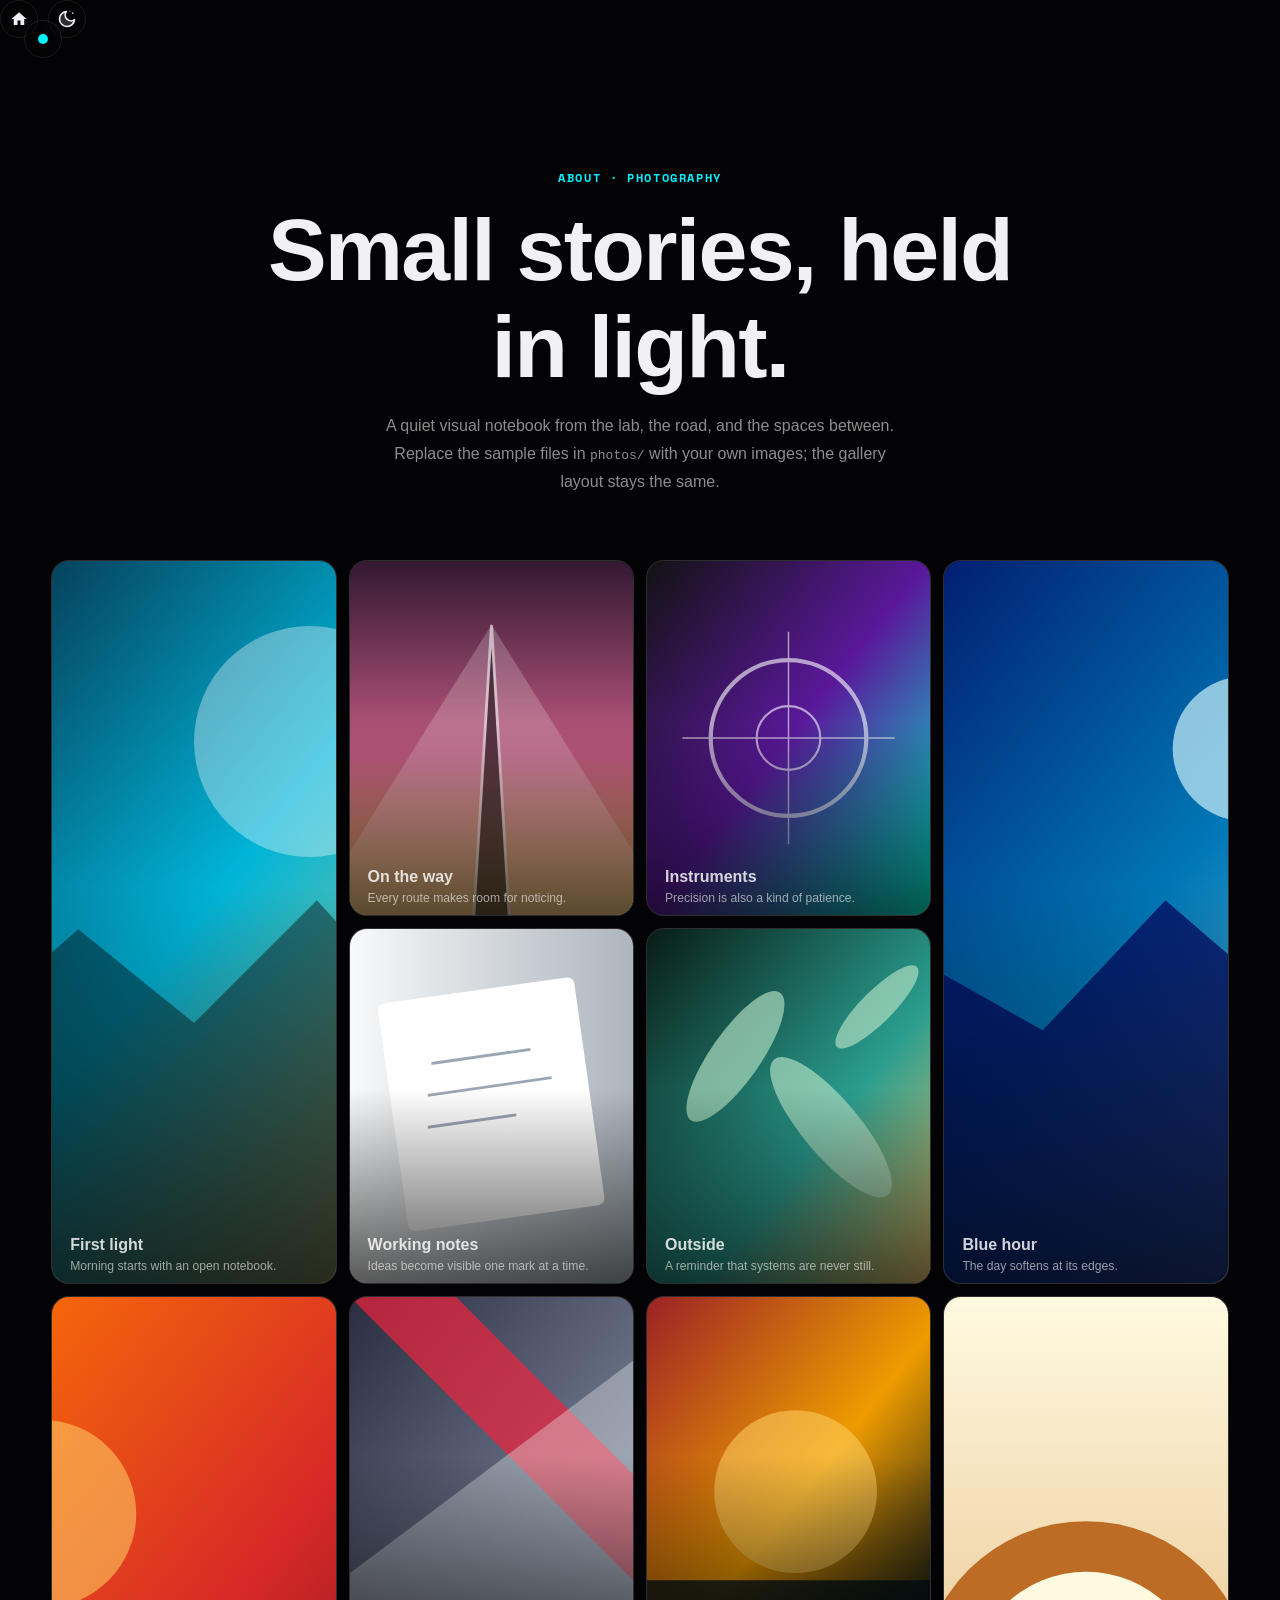
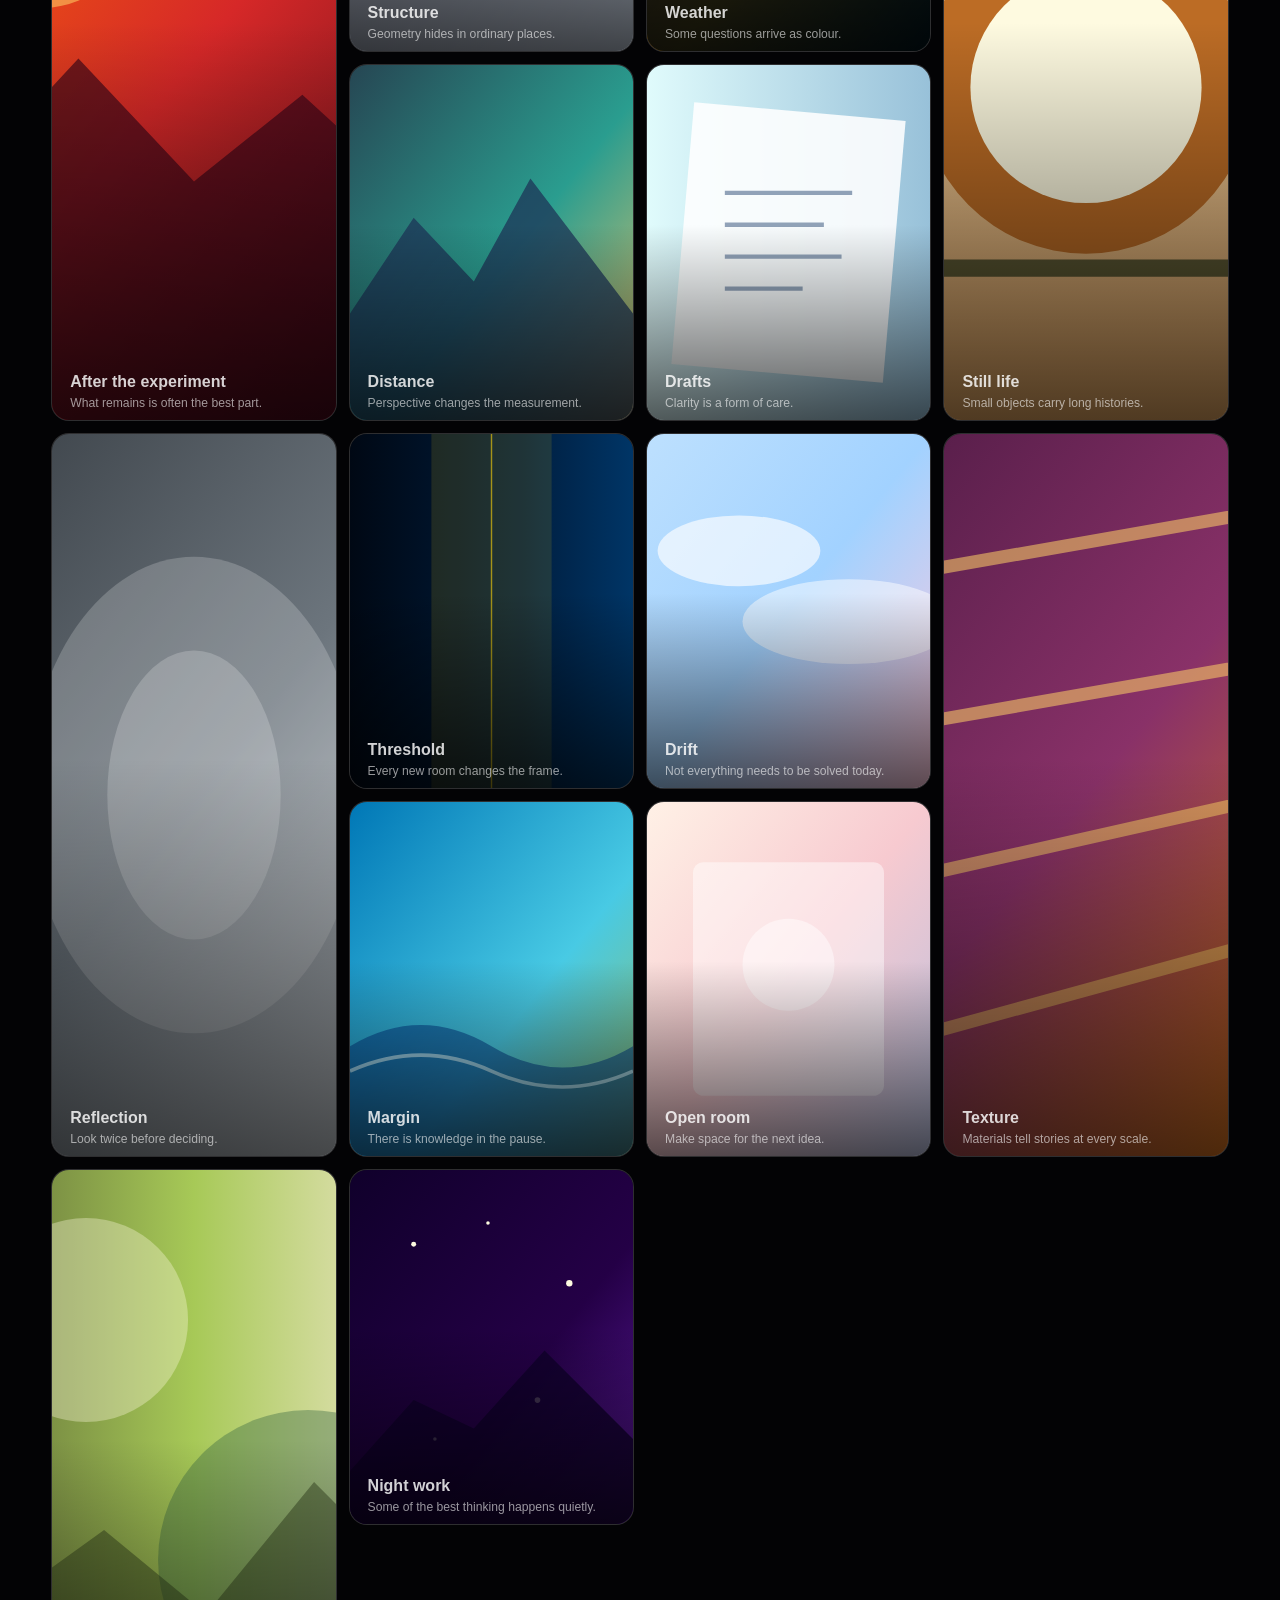
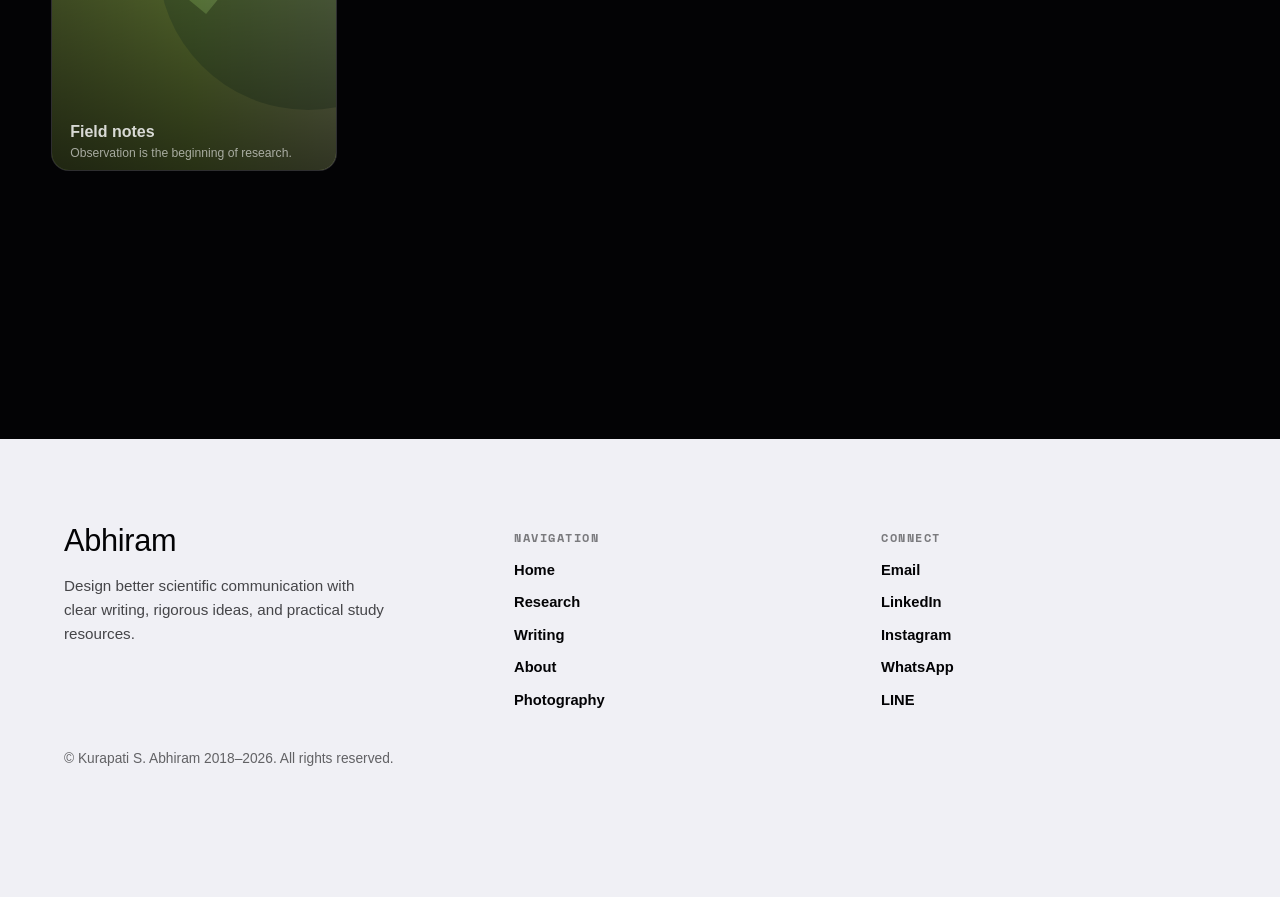
<file: photography.html>
<!DOCTYPE html>
<html lang="en" data-theme="dark">
<head>
  <meta charset="UTF-8">
  <script>
    (function () {
      const saved = localStorage.getItem('themeMode') || 'dark';
      const active = (saved === 'dark' || saved === 'light') ? saved : 'dark';
      document.documentElement.setAttribute('data-theme', active);
    })();
  </script>
  <meta name="viewport" content="width=device-width, initial-scale=1.0">
  <title>Photography · Abhiram</title>
  <link rel="preconnect" href="https://fonts.googleapis.com">
  <link rel="preconnect" href="https://fonts.gstatic.com" crossorigin>
  <link href="https://fonts.googleapis.com/css2?family=Google+Sans:wght@400;500;700&family=Space+Grotesk:wght@400;500;600&family=Space+Mono:wght@400;700&display=swap" rel="stylesheet">
  <link rel="stylesheet" href="assets/style.css">
  <style>
    :root { --bg:#030305; --text-main:#f0f0f5; --text-muted:rgba(255,255,255,.55); --mint:#00f2fe; --card-border:rgba(255,255,255,.1); --card-hover:rgba(255,255,255,.08); --display-font:'Google Sans',sans-serif; }
    [data-theme="light"] { --bg:#f5f6f9; --text-main:#111116; --text-muted:rgba(0,0,0,.55); --mint:#0077b6; --card-border:rgba(0,0,0,.1); --card-hover:rgba(0,0,0,.06); }
    *,*::before,*::after { box-sizing:border-box; }
    html { background:var(--bg); scroll-behavior:smooth; }
    body { margin:0; min-height:100vh; background:var(--bg); color:var(--text-main); font-family:var(--display-font); }
    .photo-page { width:min(1440px,100%); margin:0 auto; padding:130px clamp(1.2rem,4vw,4rem) 8rem; }
    .photo-hero { max-width:760px; margin:0 auto 4rem; text-align:center; }
    .photo-kicker { color:var(--mint); font:700 .72rem 'Space Mono',monospace; letter-spacing:.14em; text-transform:uppercase; }
    .photo-hero h1 { margin:1rem 0; font-size:clamp(2.5rem,7vw,5.5rem); font-weight:700; letter-spacing:-0.02em; line-height:1.1; }
    .photo-hero p { color:var(--text-muted); line-height:1.75; max-width:58ch; margin:auto; }
    .photo-grid { display:grid; grid-template-columns:repeat(4,minmax(0,1fr)); gap:12px; }
    .photo-card { position:relative; min-height:clamp(180px,23vw,320px); overflow:hidden; border:1px solid var(--card-border); border-radius:18px; background:var(--card-hover); isolation:isolate; animation:photoPulse 7s ease-in-out infinite; animation-delay:var(--delay); }
    .photo-card:nth-child(3n+1) { grid-row:span 2; min-height:clamp(280px,47vw,650px); }
    .photo-card img { width:100%; height:100%; display:block; object-fit:cover; transition:transform .8s cubic-bezier(.32,.72,0,1), filter .8s ease; }
    .photo-card::after { content:''; position:absolute; inset:0; background:linear-gradient(180deg,transparent 45%,rgba(0,0,0,.8)); opacity:.8; pointer-events:none; }
    .photo-story { position:absolute; z-index:1; left:18px; right:18px; bottom:16px; color:#fff; transform:translateY(8px); opacity:.82; transition:transform .45s cubic-bezier(.32,.72,0,1),opacity .45s ease; }
    .photo-story strong { display:block; font-size:1rem; }
    .photo-story span { display:block; margin-top:4px; color:rgba(255,255,255,.72); font-size:.76rem; line-height:1.4; }
    .photo-card:hover img,.photo-card.is-highlighted img { transform:scale(1.06); filter:saturate(1.15) contrast(1.05); }
    .photo-card:hover .photo-story,.photo-card.is-highlighted .photo-story { transform:translateY(0); opacity:1; }
    @keyframes photoPulse { 0%,100% { box-shadow:0 0 0 rgba(0,242,254,0); } 50% { box-shadow:0 0 28px rgba(0,242,254,.14); } }
    @media (max-width:800px) { .photo-grid { grid-template-columns:repeat(2,minmax(0,1fr)); } .photo-card:nth-child(3n+1) { min-height:clamp(240px,65vw,480px); } }
    @media (max-width:480px) { .photo-grid { gap:8px; } .photo-card { border-radius:12px; } }
    @media (prefers-reduced-motion:reduce) { .photo-card { animation:none; } .photo-card img,.photo-story { transition:none; } }
  </style>
  <script>
    (function(){
      const saved = localStorage.getItem('themeMode') || 'dark';
      document.documentElement.setAttribute('data-theme', saved);
    })();
  </script>
</head>
<body>

  <!-- TOP-LEFT LOGO -->
  <a href="index.html" class="top-left-logo" aria-label="Home"></a>

  <!-- TOP-LEFT TOOLS -->
  <div class="top-left-tools">
    <a href="index.html" class="tool-btn home-shortcut" aria-label="Home">
      <svg viewBox="0 0 24 24" width="18" height="18"><path d="M10 20v-6h4v6h5v-8h3L12 3 2 12h3v8z"/></svg>
    </a>
    <button class="tool-btn theme-toggle" id="themeBtn" aria-label="Toggle Light/Dark Mode">
      <div class="icon-wrap">
        <svg class="icon-sun" viewBox="0 0 24 24" fill="none" stroke="currentColor" stroke-width="2" stroke-linecap="round" stroke-linejoin="round">
          <defs>
            <radialGradient id="sunG-photo" cx="50%" cy="50%" r="50%">
              <stop offset="0%" stop-color="#FFD37A"/>
              <stop offset="60%" stop-color="#FF9A3C"/>
              <stop offset="100%" stop-color="#FF6A00"/>
            </radialGradient>
          </defs>
          <g class="sun-rotor">
            <circle cx="12" cy="12" r="4.5" fill="url(#sunG-photo)" stroke="none"/>
            <line x1="12" y1="1.5" x2="12" y2="3.5"/>
            <line x1="12" y1="20.5" x2="12" y2="22.5"/>
            <line x1="4.5" y1="4.5" x2="6" y2="6"/>
            <line x1="18" y1="18" x2="19.5" y2="19.5"/>
            <line x1="1.5" y1="12" x2="3.5" y2="12"/>
            <line x1="20.5" y1="12" x2="22.5" y2="12"/>
            <line x1="4.5" y1="19.5" x2="6" y2="18"/>
            <line x1="18" y1="6" x2="19.5" y2="4.5"/>
          </g>
        </svg>
        <svg class="icon-moon" viewBox="0 0 24 24" fill="none" stroke="currentColor" stroke-width="2" stroke-linecap="round" stroke-linejoin="round">
          <path d="M21 12.79A9 9 0 1 1 11.21 3 7 7 0 0 0 21 12.79z" fill="currentColor" fill-opacity="0.18"/>
          <circle cx="19" cy="5" r="1" fill="currentColor" stroke="none" opacity="0.8"/>
          <circle cx="15.5" cy="2.5" r="0.75" fill="currentColor" stroke="none" opacity="0.6"/>
        </svg>
      </div>
    </button>
  </div>

  <main class="photo-page">
    <header class="photo-hero">
      <span class="photo-kicker">About · Photography</span>
      <h1>Small stories, held in light.</h1>
      <p>A quiet visual notebook from the lab, the road, and the spaces between. Replace the sample files in <code>photos/</code> with your own images; the gallery layout stays the same.</p>
    </header>
    <section class="photo-grid" aria-label="Photography gallery">
      <article class="photo-card" style="--delay:0s"><img src="photos/photo-01.svg" alt="Light through a window"><div class="photo-story"><strong>First light</strong><span>Morning starts with an open notebook.</span></div></article>
      <article class="photo-card" style="--delay:.4s"><img src="photos/photo-02.svg" alt="A quiet path"><div class="photo-story"><strong>On the way</strong><span>Every route makes room for noticing.</span></div></article>
      <article class="photo-card" style="--delay:.8s"><img src="photos/photo-03.svg" alt="Laboratory instruments"><div class="photo-story"><strong>Instruments</strong><span>Precision is also a kind of patience.</span></div></article>
      <article class="photo-card" style="--delay:1.2s"><img src="photos/photo-04.svg" alt="A blue landscape"><div class="photo-story"><strong>Blue hour</strong><span>The day softens at its edges.</span></div></article>
      <article class="photo-card" style="--delay:1.6s"><img src="photos/photo-05.svg" alt="A desk with notes"><div class="photo-story"><strong>Working notes</strong><span>Ideas become visible one mark at a time.</span></div></article>
      <article class="photo-card" style="--delay:2s"><img src="photos/photo-06.svg" alt="Green leaves"><div class="photo-story"><strong>Outside</strong><span>A reminder that systems are never still.</span></div></article>
      <article class="photo-card" style="--delay:2.4s"><img src="photos/photo-07.svg" alt="A warm horizon"><div class="photo-story"><strong>After the experiment</strong><span>What remains is often the best part.</span></div></article>
      <article class="photo-card" style="--delay:2.8s"><img src="photos/photo-08.svg" alt="A geometric shadow"><div class="photo-story"><strong>Structure</strong><span>Geometry hides in ordinary places.</span></div></article>
      <article class="photo-card" style="--delay:3.2s"><img src="photos/photo-09.svg" alt="A red sky"><div class="photo-story"><strong>Weather</strong><span>Some questions arrive as colour.</span></div></article>
      <article class="photo-card" style="--delay:3.6s"><img src="photos/photo-10.svg" alt="A still life"><div class="photo-story"><strong>Still life</strong><span>Small objects carry long histories.</span></div></article>
      <article class="photo-card" style="--delay:4s"><img src="photos/photo-11.svg" alt="A mountain view"><div class="photo-story"><strong>Distance</strong><span>Perspective changes the measurement.</span></div></article>
      <article class="photo-card" style="--delay:4.4s"><img src="photos/photo-12.svg" alt="A notebook page"><div class="photo-story"><strong>Drafts</strong><span>Clarity is a form of care.</span></div></article>
      <article class="photo-card" style="--delay:4.8s"><img src="photos/photo-13.svg" alt="A reflective surface"><div class="photo-story"><strong>Reflection</strong><span>Look twice before deciding.</span></div></article>
      <article class="photo-card" style="--delay:5.2s"><img src="photos/photo-14.svg" alt="A dark corridor"><div class="photo-story"><strong>Threshold</strong><span>Every new room changes the frame.</span></div></article>
      <article class="photo-card" style="--delay:5.6s"><img src="photos/photo-15.svg" alt="A soft cloudscape"><div class="photo-story"><strong>Drift</strong><span>Not everything needs to be solved today.</span></div></article>
      <article class="photo-card" style="--delay:6s"><img src="photos/photo-16.svg" alt="A close view of texture"><div class="photo-story"><strong>Texture</strong><span>Materials tell stories at every scale.</span></div></article>
      <article class="photo-card" style="--delay:6.4s"><img src="photos/photo-17.svg" alt="A calm shoreline"><div class="photo-story"><strong>Margin</strong><span>There is knowledge in the pause.</span></div></article>
      <article class="photo-card" style="--delay:6.8s"><img src="photos/photo-18.svg" alt="A bright room"><div class="photo-story"><strong>Open room</strong><span>Make space for the next idea.</span></div></article>
      <article class="photo-card" style="--delay:7.2s"><img src="photos/photo-19.svg" alt="A field of colour"><div class="photo-story"><strong>Field notes</strong><span>Observation is the beginning of research.</span></div></article>
      <article class="photo-card" style="--delay:7.6s"><img src="photos/photo-20.svg" alt="Night lights"><div class="photo-story"><strong>Night work</strong><span>Some of the best thinking happens quietly.</span></div></article>
    </section>
  </main>
  <footer class="site-footer">
  <div class="site-footer-inner">
    <div class="site-footer-brand">
      <div class="site-footer-mark">Abhiram</div>
      <p class="site-footer-tagline">Design better scientific communication with clear writing, rigorous ideas, and practical study resources.</p>
    </div>

    <div class="site-footer-nav">
      <div class="site-footer-nav-col">
        <span class="site-footer-col-title">Navigation</span>
        <a href="index.html">Home</a>
        <a href="research.html">Research</a>
        <a href="blog-formal.html">Writing</a>
        <a href="about.html">About</a>
        <a href="photography.html">Photography</a>
      </div>
      <div class="site-footer-nav-col">
        <span class="site-footer-col-title">Connect</span>
        <a href="mailto:abhiram.srinivasa@gmail.com">Email</a>
        <a href="https://linkedin.com/in/srinivasaabhiram" target="_blank" rel="noopener noreferrer">LinkedIn</a>
        <a href="https://instagram.com/srinivasa_abhiram" target="_blank" rel="noopener noreferrer">Instagram</a>
        <a href="https://wa.me/886968133572" target="_blank" rel="noopener noreferrer">WhatsApp</a>
        <a href="https://line.me/ti/p/~ks.abhiram" target="_blank" rel="noopener noreferrer">LINE</a>
      </div>
    </div>

    <p class="site-footer-copy">© Kurapati S. Abhiram 2018–2026. All rights reserved.</p>
  </div>
</footer>
  <script>
    const cards = [...document.querySelectorAll('.photo-card')];
    let active = 0;
    if (!window.matchMedia('(prefers-reduced-motion: reduce)').matches) {
      window.setInterval(() => {
        cards[active]?.classList.remove('is-highlighted');
        active = (active + 1) % cards.length;
        cards[active]?.classList.add('is-highlighted');
      }, 2400);
    }
  </script>
  <script src="assets/main.js" defer></script>
</body>
</html>
</file>
<file: assets/style.css>
/* ═══════════════════════════════════════════════════
   APPLE-STYLE MOTION LAYER – assets/style.css
   Only transition / animation / view-transition rules.
   LOCKED: No changes to colours, spacing, typography,
   radii, or layout.
   ═══════════════════════════════════════════════════ */


/* ── CURSOR RESET – restore OS pointer ── */
#cur { display: none !important; }
*, *::before, *::after { cursor: auto; }
a, button, [role="button"], input[type="submit"], input[type="button"],
.tool-btn, .fpill, .filter-pill, .nav-item a, .pub-tag, .entry-tag,
.search-trigger, .search-input, .resource-card, .entry-card,
.top-left-logo { cursor: pointer; }
input[type="text"], input[type="search"], textarea { cursor: text; }

/* ── 1. Page-to-Page Cross-Document View Transitions ── */
@view-transition {
  navigation: auto;
}

/* Persistent shell elements remain fixed in place without layout shifts */
#main-nav-wrapper,
.styles_NavigationWrapper__VKYXQ,
.main-nav {
  view-transition-name: main-nav;
}

.top-left-logo {
  view-transition-name: top-logo;
}

/* Old page: fades out swiftly in ~0.20s without overlapping */
::view-transition-old(root) {
  animation: vt-fade-out 0.20s cubic-bezier(.32,.72,0,1) both;
}

/* New page: fades in swiftly in ~0.25s */
::view-transition-new(root) {
  animation: vt-fade-in 0.25s cubic-bezier(.32,.72,0,1) both;
}

@keyframes vt-fade-out {
  from { opacity: 1; }
  to   { opacity: 0; }
}

@keyframes vt-fade-in {
  from { opacity: 0; }
  to   { opacity: 1; }
}

/* Prevent overlapping of navigation elements, subsection bars, tools, and search during cross-page transitions */
#research-subnav-wrapper,
#writing-subnav,
.top-left-tools,
.top-talk-btn,
.search-container,
.search-dropdown,
.page-hero,
.section-hero {
  view-transition-name: none !important;
}



/* Persistent elements do not flash during cross-document navigation */
::view-transition-old(main-nav),
::view-transition-new(main-nav),
::view-transition-old(top-logo),
::view-transition-new(top-logo) {
  animation: none;
}

/* ── 2. Unified Easing Curve Everywhere: cubic-bezier(.32,.72,0,1) ── */
#main-nav-wrapper .nav-slider,
.styles_NavigationWrapper__VKYXQ .nav-slider,
.main-nav .nav-slider,
#research-subnav-wrapper .subnav-slider,
#writing-subnav .subnav-slider,
.subnav-slider {
  transition-timing-function: cubic-bezier(.32,.72,0,1) !important;
}

#research-subnav-wrapper,
#writing-subnav {
  overflow: hidden;
  isolation: isolate;
  contain: layout paint;
}

#research-subnav-wrapper li,
#writing-subnav li {
  flex: 0 0 auto;
}

/* ── 4. Filter Chips & Tab Switches: View Transition morphing ── */
::view-transition-group(active-pill-indicator) {
  animation-duration: 0.32s;
  animation-timing-function: cubic-bezier(.32,.72,0,1);
}

::view-transition-group(pub-card-reflow) {
  animation-duration: 0.38s;
  animation-timing-function: cubic-bezier(.32,.72,0,1);
}

/* ── 5. In-Page Scroll Reveal: Subtle 12-16px Fade and Rise ── */
.rv {
  opacity: 0;
  transform: translateY(14px);
  transition: opacity 0.65s cubic-bezier(.32,.72,0,1), transform 0.65s cubic-bezier(.32,.72,0,1);
  will-change: opacity, transform;
}

.rv.in {
  opacity: 1;
  transform: translateY(0);
}

/* Once animated, remove transition/delay so hover feels instant */
.rv.revealed {
  transition: none !important;
  transition-delay: 0s !important;
  transform: none;
}

@media (max-width: 700px)@media (max-width: 700px) {
  .top-left-tools {
    gap: 10px !important;
  }

  /* Responsive image treatment for the About preview and Let’s Talk panel. */
  .anything-photo {
    max-width: 100%;
  }

  @media (max-width: 1024px) {
    .anything-photo {
      width: 100% !important;
      min-width: 0 !important;
      height: 100% !important;
      margin-left: 0 !important;
      object-position: center !important;
    }
  }

  @media (max-width: 640px) {
    .about-grid {
      grid-template-columns: 1fr !important;
    }

    .about-main-panel {
      padding: 1.4rem !important;
    }

    .about-heading-row {
      grid-template-columns: 1fr !important;
      gap: 1rem;
    }

    .about-main-title,
    .about-main-title .line {
      max-width: 100% !important;
      white-space: normal !important;
    }

    .about-mini-avatar {
      width: min(42vw, 9rem) !important;
      height: min(42vw, 9rem) !important;
      justify-self: start !important;
      margin: 0 !important;
    }

    .about-actions > a {
      width: 100%;
      text-align: center;
    }

    .modal-flex-container {
      width: 100% !important;
      height: 100dvh !important;
      max-height: 100dvh;
      overflow-y: auto;
      padding: 64px 16px 24px !important;
    }

    .contact-schematic {
      gap: 12px !important;
    }

    .figure-single-block {
      min-height: 240px;
    }
  }

}

/* ── 6. Hover Micro-interactions: Cards lift 2-3px, Buttons scale down to 0.97 on active ── */
.card,
.pub-card,
.proj-card,
.stat-box,
.about-list-item,
.update-item,
.contact-option-large,
.ff-card,
.pod-card,
.res-card,
.comm-item {
  transition: transform 0.28s cubic-bezier(.32,.72,0,1), box-shadow 0.28s cubic-bezier(.32,.72,0,1), border-color 0.28s cubic-bezier(.32,.72,0,1) !important;
}

.card:hover,
.pub-card:hover,
.proj-card:hover,
.stat-box:hover,
.about-list-item:hover,
.update-item:hover,
.contact-option-large:hover,
.ff-card:hover,
.pod-card:hover,
.res-card:hover,
.comm-item:hover {
  transform: translateY(-3px) !important;
}

/* Button & chip active press scale */
button:active,
.btn-gradient:active,
.btn-secondary:active,
.pub-link:active,
.filter-pill:active,
.fpill:active,
.tool-btn:active,
.top-talk-btn:active,
.top-left-logo:active,
.close-btn-modal:active,
.transcript-modal-close:active {
  transform: scale(0.97) !important;
  transition: transform 0.12s cubic-bezier(.32,.72,0,1) !important;
}

/* ── 7. Search & Contact Modals: scale 0.96 -> 1 with fade in 0.25s, fade+scale out on close ── */
.modal-overlay,
.transcript-modal {
  opacity: 0;
  visibility: hidden;
  transition: opacity 0.25s cubic-bezier(.32,.72,0,1), visibility 0.25s cubic-bezier(.32,.72,0,1) !important;
}

.modal-overlay.active,
.transcript-modal.open {
  opacity: 1 !important;
  visibility: visible !important;
  display: flex !important;
}

.modal-flex-container,
.transcript-modal-box,
.contact-card-box {
  transform: scale(0.96);
  opacity: 0;
  transition: transform 0.25s cubic-bezier(.32,.72,0,1), opacity 0.25s cubic-bezier(.32,.72,0,1) !important;
  will-change: transform, opacity;
}

.modal-overlay.active .modal-flex-container,
.transcript-modal.open .transcript-modal-box,
.modal-overlay.active .contact-card-box {
  transform: scale(1) !important;
  opacity: 1 !important;
}

.modal-overlay.closing,
.transcript-modal.closing {
  opacity: 0 !important;
  visibility: hidden !important;
}

.modal-overlay.closing .modal-flex-container,
.transcript-modal.closing .transcript-modal-box,
.modal-overlay.closing .contact-card-box {
  transform: scale(0.96) !important;
  opacity: 0 !important;
}

/* Search input expansion */
.search-input {
  transition: width 0.3s cubic-bezier(.32,.72,0,1), border-color 0.2s cubic-bezier(.32,.72,0,1), opacity 0.25s cubic-bezier(.32,.72,0,1);
}

/* ── 8. Respect prefers-reduced-motion ── */
@media (prefers-reduced-motion: reduce) {
  *, *::before, *::after {
    animation-duration: 0.01ms !important;
    animation-iteration-count: 1 !important;
    transition-duration: 0.01ms !important;
    scroll-behavior: auto !important;
  }

  ::view-transition-old(root),
  ::view-transition-new(root),
  ::view-transition-old(main-nav),
  ::view-transition-new(main-nav),
  ::view-transition-old(top-logo),
  ::view-transition-new(top-logo),
  ::view-transition-old(top-tools),
  ::view-transition-new(top-tools),
  ::view-transition-old(top-talk),
  ::view-transition-new(top-talk),
  ::view-transition-old(sub-nav),
  ::view-transition-new(sub-nav) {
    animation: none !important;
  }

  .rv {
    opacity: 1 !important;
    transform: none !important;
    transition: none !important;
  }

  .card:hover,
  .pub-card:hover,
  .proj-card:hover,
  .stat-box:hover,
  .about-list-item:hover,
  .update-item:hover,
  .contact-option-large:hover,
  .ff-card:hover,
  .pod-card:hover,
  .res-card:hover,
  .comm-item:hover,
  button:active,
  .filter-pill:active,
  .tool-btn:active {
    transform: none !important;
  }
}

/* ═══════════════════════════════════════════════════
   UNIFIED FOOTER — Identical size and font across all pages
   Dynamic responsive columns ensuring links are always visible
   ═══════════════════════════════════════════════════ */
.site-footer {
  position: relative !important;
  z-index: 10 !important;
  margin-top: 140px !important;
  background: var(--text-main) !important;
  color: var(--bg) !important;
  padding: 64px 28px 120px !important;
  font-family: 'Google Sans', -apple-system, BlinkMacSystemFont, 'Segoe UI', Roboto, sans-serif !important;
  transition: background 0.5s ease, color 0.5s ease !important;
}
.site-footer-inner {
  max-width: 1200px !important;
  margin: 0 auto !important;
  display: grid !important;
  grid-template-columns: 1fr !important;
  gap: 36px !important;
}
.site-footer-brand {
  display: flex !important;
  flex-direction: column !important;
  gap: 8px !important;
}
.site-footer-mark {
  font-family: 'Google Sans', -apple-system, BlinkMacSystemFont, 'Segoe UI', Roboto, sans-serif !important;
  font-size: clamp(1.6rem, 2.4vw, 2.1rem) !important;
  font-weight: 500 !important;
  letter-spacing: -0.01em !important;
  color: var(--bg) !important;
  line-height: 1.2 !important;
}
.site-footer-tagline {
  font-family: 'Google Sans', -apple-system, BlinkMacSystemFont, 'Segoe UI', Roboto, sans-serif !important;
  color: color-mix(in srgb, var(--bg) 72%, transparent) !important;
  max-width: 38ch !important;
  line-height: 1.6 !important;
  margin-top: 6px !important;
  font-size: 0.95rem !important;
}
.site-footer-nav {
  display: grid !important;
  grid-template-columns: repeat(auto-fit, minmax(130px, 1fr)) !important;
  gap: 24px 32px !important;
  margin-top: 6px !important;
  align-items: start !important;
}
.site-footer-nav-col {
  display: flex !important;
  flex-direction: column !important;
  gap: 12px !important;
  min-width: 120px !important;
}
.site-footer-col-title {
  font-family: 'Space Mono', monospace !important;
  font-size: 0.72rem !important;
  letter-spacing: 1.5px !important;
  text-transform: uppercase !important;
  color: color-mix(in srgb, var(--bg) 50%, transparent) !important;
  font-weight: 700 !important;
  margin-bottom: 2px !important;
}
.site-footer-nav a {
  font-family: 'Google Sans', -apple-system, BlinkMacSystemFont, 'Segoe UI', Roboto, sans-serif !important;
  color: var(--bg) !important;
  text-decoration: none !important;
  font-weight: 600 !important;
  font-size: 0.92rem !important;
  transition: opacity 0.2s, color 0.2s !important;
  display: inline-block !important;
  line-height: 1.4 !important;
}
.site-footer-nav a:hover {
  opacity: 0.65 !important;
}
.site-footer-copy {
  font-family: 'Google Sans', -apple-system, BlinkMacSystemFont, 'Segoe UI', Roboto, sans-serif !important;
  color: color-mix(in srgb, var(--bg) 60%, transparent) !important;
  font-size: 0.86rem !important;
  margin-top: 8px !important;
}
@media (min-width: 720px) {
  .site-footer {
    padding: 84px 64px 118px !important;
  }
  .site-footer-inner {
    grid-template-columns: 1fr minmax(360px, 1.8fr) !important;
    grid-template-rows: auto auto !important;
    column-gap: 60px !important;
    row-gap: 32px !important;
    align-items: start !important;
  }
  .site-footer-copy {
    grid-column: 1 / -1 !important;
  }
}

/* ══════════ UNIFIED SITE-WIDE SEARCH & DROPDOWN ══════════ */
.top-left-logo {
  position: fixed !important;
  top: 20px !important;
  left: 24px !important;
  width: 38px !important;
  height: 38px !important;
  border-radius: 50% !important;
  background: var(--tool-bg) !important;
  border: 1px solid var(--card-border) !important;
  backdrop-filter: blur(12px) !important;
  -webkit-backdrop-filter: blur(12px) !important;
  display: flex !important;
  align-items: center !important;
  justify-content: center !important;
  text-decoration: none !important;
  color: var(--text-main) !important;
  z-index: 9300 !important;
  transition: all 0.25s cubic-bezier(.32,.72,0,1) !important;
}

.top-left-logo::after {
  content: '' !important;
  width: 10px !important;
  height: 10px !important;
  border-radius: 50% !important;
  background: var(--mint) !important;
}

.top-left-logo:hover {
  transform: scale(1.08) !important;
  border-color: var(--mint) !important;
}

.top-left-tools {
  display: flex !important;
  align-items: center !important;
  gap: 10px !important;
  z-index: 9300 !important;
}

.top-left-tools .tool-btn {
  width: 38px !important;
  height: 38px !important;
  min-width: 38px !important;
  border-radius: 50% !important;
  background: var(--tool-bg) !important;
  border: 1px solid var(--card-border) !important;
  backdrop-filter: blur(12px) !important;
  -webkit-backdrop-filter: blur(12px) !important;
  display: inline-flex !important;
  align-items: center !important;
  justify-content: center !important;
  color: var(--text-main) !important;
  cursor: pointer !important;
  padding: 0 !important;
  transition: all 0.22s cubic-bezier(.32,.72,0,1) !important;
  text-decoration: none !important;
  flex-shrink: 0 !important;
  box-sizing: border-box !important;
}

.top-left-tools .tool-btn:hover {
  border-color: var(--mint) !important;
  color: var(--mint) !important;
  transform: translateY(-1px) !important;
}

.top-left-tools .tool-btn svg {
  width: 18px !important;
  height: 18px !important;
  display: block;
}

.top-left-tools .home-shortcut svg {
  fill: currentColor !important;
  stroke: none !important;
}

.top-left-tools .theme-toggle {
  overflow: hidden !important;
  position: relative !important;
}

.top-left-tools .theme-toggle .icon-wrap {
  width: 22px !important;
  height: 22px !important;
  position: relative !important;
  display: flex !important;
  align-items: center !important;
  justify-content: center !important;
}

.top-left-tools .theme-toggle .icon-sun,
.top-left-tools .theme-toggle .icon-moon {
  position: absolute !important;
  top: 50% !important;
  left: 50% !important;
  width: 20px !important;
  height: 20px !important;
  display: block !important;
  transform-box: fill-box !important;
  transform-origin: center center !important;
  transition: opacity 0.35s cubic-bezier(.32,.72,0,1), transform 0.45s cubic-bezier(.32,.72,0,1), visibility 0.35s !important;
  pointer-events: none !important;
}

.top-left-tools .theme-toggle .sun-rotor {
  transform-box: fill-box !important;
  transform-origin: center center !important;
  animation: sunSpin 14s linear infinite !important;
}

@keyframes sunSpin {
  from { transform: rotate(0deg); }
  to   { transform: rotate(360deg); }
}

html[data-theme="dark"] .top-left-tools .theme-toggle .icon-sun {
  opacity: 0 !important;
  transform: translate(-50%, -50%) scale(0.5) rotate(-60deg) !important;
  visibility: hidden !important;
}
html[data-theme="dark"] .top-left-tools .theme-toggle .icon-moon {
  opacity: 1 !important;
  transform: translate(-50%, -50%) scale(1) rotate(0deg) !important;
  visibility: visible !important;
}

html[data-theme="light"] .top-left-tools .theme-toggle .icon-sun {
  opacity: 1 !important;
  transform: translate(-50%, -50%) scale(1) rotate(0deg) !important;
  visibility: visible !important;
}
html[data-theme="light"] .top-left-tools .theme-toggle .icon-moon {
  opacity: 0 !important;
  transform: translate(-50%, -50%) scale(0.5) rotate(60deg) !important;
  visibility: hidden !important;
}

.search-container {
  position: relative !important;
  display: flex !important;
  align-items: center !important;
  width: auto !important;
  flex-shrink: 0 !important;
}

.search-trigger {
  position: absolute !important;
  left: 0 !important;
  top: 50% !important;
  transform: translateY(-50%) !important;
  width: 38px !important;
  height: 38px !important;
  border-radius: 50% !important;
  background: transparent !important;
  border: none !important;
  display: flex !important;
  align-items: center !important;
  justify-content: center !important;
  color: var(--text-main) !important;
  cursor: pointer !important;
  transition: color 0.22s ease !important;
  padding: 0 !important;
  z-index: 3 !important;
  pointer-events: none !important;
}

.search-trigger svg {
  width: 18px !important;
  height: 18px !important;
  fill: none !important;
  stroke: currentColor !important;
  stroke-width: 2 !important;
}

.search-container:hover .search-trigger,
.search-container:focus-within .search-trigger {
  color: var(--mint) !important;
}

.search-input {
  width: 38px !important;
  height: 38px !important;
  border-radius: 999px !important;
  background: var(--tool-bg) !important;
  border: 1px solid var(--card-border) !important;
  backdrop-filter: blur(16px) !important;
  -webkit-backdrop-filter: blur(16px) !important;
  color: var(--nav-text) !important;
  font-family: 'Google Sans', sans-serif !important;
  font-size: 0.88rem !important;
  font-weight: 500 !important;
  outline: none !important;
  padding: 0 0 0 38px !important;
  cursor: pointer !important;
  box-sizing: border-box !important;
  transition: width 0.32s cubic-bezier(.32,.72,0,1), background 0.25s ease, border-color 0.25s ease, box-shadow 0.25s ease !important;
  z-index: 1 !important;
}

.search-input::placeholder {
  color: transparent !important;
  transition: color 0.2s ease !important;
}

.search-container.active .search-input,
.search-container:focus-within .search-input,
.search-input:focus,
.search-input:not(:placeholder-shown) {
  width: min(240px, calc(100vw - 190px)) !important;
  padding-left: 38px !important;
  padding-right: 14px !important;
  cursor: text !important;
  background: var(--nav-bg) !important;
  color: var(--nav-text) !important;
  border-color: var(--mint) !important;
  box-shadow: 0 4px 20px rgba(0, 242, 254, 0.15) !important;
}

.search-container.active .search-input::placeholder,
.search-container:focus-within .search-input::placeholder,
.search-input:focus::placeholder,
.search-input:not(:placeholder-shown)::placeholder {
  color: color-mix(in srgb, var(--nav-text) 50%, transparent) !important;
}

/* Hide any legacy up/down search navigation */
.search-nav,
.search-up,
.search-down {
  display: none !important;
}

.search-dropdown {
  position: absolute !important;
  top: calc(100% + 8px) !important;
  left: 0 !important;
  width: min(90vw, 360px) !important;
  max-height: 380px !important;
  overflow-y: auto !important;
  background: var(--nav-bg) !important;
  border: 1px solid var(--card-border) !important;
  border-radius: 16px !important;
  box-shadow: 0 18px 45px rgba(0,0,0,0.32) !important;
  backdrop-filter: blur(28px) saturate(180%) !important;
  -webkit-backdrop-filter: blur(28px) saturate(180%) !important;
  display: none;
  flex-direction: column !important;
  padding: 6px !important;
  z-index: 999999 !important;
}

.search-dropdown.open {
  display: flex !important;
  animation: searchDropIn 0.22s cubic-bezier(.32,.72,0,1) forwards;
}

@keyframes searchDropIn {
  from { opacity: 0; transform: translateY(-6px); }
  to   { opacity: 1; transform: translateY(0); }
}

.search-dropdown-item {
  display: flex !important;
  flex-direction: column !important;
  padding: 9px 12px !important;
  border-radius: 10px !important;
  text-decoration: none !important;
  color: var(--nav-text) !important;
  transition: background 0.16s ease, transform 0.16s ease !important;
  cursor: pointer !important;
  border: 1px solid transparent !important;
  gap: 2px !important;
}

.search-dropdown-item:hover,
.search-dropdown-item.focused {
  background: color-mix(in srgb, var(--nav-text) 10%, transparent) !important;
  border-color: color-mix(in srgb, var(--nav-text) 15%, transparent) !important;
  transform: translateX(2px) !important;
}

.search-item-top {
  display: flex !important;
  align-items: center !important;
  justify-content: space-between !important;
  gap: 8px !important;
}

.search-item-title {
  font-size: 0.9rem !important;
  font-weight: 600 !important;
  color: var(--nav-text) !important;
  line-height: 1.3 !important;
}

.search-item-badge {
  font-family: 'Space Mono', monospace !important;
  font-size: 0.68rem !important;
  letter-spacing: 0.5px !important;
  text-transform: uppercase !important;
  color: var(--mint) !important;
  font-weight: 700 !important;
  padding: 2px 7px !important;
  border-radius: 6px !important;
  background: rgba(0,242,254,0.12) !important;
  flex-shrink: 0 !important;
}

.search-item-desc {
  font-size: 0.78rem !important;
  color: color-mix(in srgb, var(--nav-text) 65%, transparent) !important;
  line-height: 1.4 !important;
  white-space: nowrap !important;
  overflow: hidden !important;
  text-overflow: ellipsis !important;
}

.search-no-results {
  padding: 16px !important;
  text-align: center !important;
  color: color-mix(in srgb, var(--nav-text) 60%, transparent) !important;
  font-size: 0.85rem !important;
}

/* ══════════ LINE BUTTON IN LET'S TALK MODAL ══════════ */
.line-btn {
  background: rgba(6, 199, 85, 0.22) !important;
  border: 1px solid rgba(6, 199, 85, 0.5) !important;
  border-radius: 14px;
  padding: 12px 16px;
  cursor: pointer;
  transition: all 0.35s ease;
}
.line-btn:hover {
  background: #06c755 !important;
  border-color: #06c755 !important;
  box-shadow: 0 12px 30px rgba(6, 199, 85, 0.45) !important;
  transform: translateY(-2px);
}
.line-btn:hover div {
  color: #ffffff !important;
}

/* ══════════ SUB-PAGE SMOOTH TRANSITIONS ══════════ */
.writing-section,
.research-section {
  display: none;
  opacity: 0;
  transform: translateY(8px);
  transition: opacity 0.35s cubic-bezier(.32,.72,0,1), transform 0.35s cubic-bezier(.32,.72,0,1);
}

.writing-section.active,
.research-section.active {
  display: block !important;
  opacity: 1 !important;
  transform: translateY(0) !important;
  animation: subpageSlideUp 0.35s cubic-bezier(.32,.72,0,1) forwards;
}

.section-hero {
  display: none;
  opacity: 0;
  transition: opacity 0.4s cubic-bezier(.32,.72,0,1);
}

.section-hero.active {
  display: block !important;
  opacity: 1 !important;
  animation: heroCrossFade 0.4s cubic-bezier(.32,.72,0,1) forwards;
}

@keyframes subpageSlideUp {
  from {
    opacity: 0;
    transform: translateY(10px);
  }
  to {
    opacity: 1;
    transform: translateY(0);
  }
}

@keyframes heroCrossFade {
  from {
    opacity: 0;
    filter: brightness(0.95);
  }
  to {
    opacity: 1;
    filter: brightness(1);
  }
}

/* ══════════ CLICKABLE TAGS & LABELS ══════════ */
.entry-tag,
.pub-tag,
.section-label {
  cursor: pointer !important;
  user-select: none;
  transition: all 0.22s cubic-bezier(.32,.72,0,1) !important;
}

.entry-tag:hover,
.pub-tag:hover {
  transform: translateY(-1px) scale(1.05);
  filter: brightness(1.2);
  text-decoration: underline;
  text-underline-offset: 3px;
}

.entry-tag:active,
.pub-tag:active {
  transform: scale(0.95);
}

.filter-pill,
.fpill {
  cursor: pointer !important;
  user-select: none;
  transition: all 0.25s cubic-bezier(.32,.72,0,1) !important;
}

/* Smooth card transitions during filtering */
.entry-card,
.commentary-card,
.resource-card,
.pub-card,
.resource-section-group {
  transition: opacity 0.3s cubic-bezier(.32,.72,0,1), transform 0.3s cubic-bezier(.32,.72,0,1), border-color 0.25s ease !important;
}

/* ══════════ MINIMAL RESOURCE CARDS ══════════ */
.resource-grid {
  display: grid;
  grid-template-columns: repeat(auto-fill, minmax(280px, 1fr)) !important;
  gap: 0.85rem !important;
}

.resource-card {
  padding: 1rem 1.25rem !important;
  background: var(--card-bg) !important;
  border: 1px solid var(--card-border) !important;
  border-radius: 14px !important;
  text-decoration: none !important;
  color: inherit !important;
  display: flex !important;
  flex-direction: row !important;
  align-items: center !important;
  gap: 1rem !important;
  transition: border-color .22s cubic-bezier(.32,.72,0,1), transform .22s cubic-bezier(.32,.72,0,1), box-shadow .22s cubic-bezier(.32,.72,0,1), background .22s !important;
  position: relative !important;
  overflow: hidden !important;
}

.resource-card:hover {
  border-color: var(--mint) !important;
  transform: translateY(-2px) !important;
  box-shadow: 0 6px 20px rgba(0,0,0,0.06) !important;
}

.resource-card .resource-icon {
  font-size: 1.35rem !important;
  line-height: 1 !important;
  width: 42px !important;
  height: 42px !important;
  flex-shrink: 0 !important;
  display: flex !important;
  align-items: center !important;
  justify-content: center !important;
  border-radius: 11px !important;
  background: var(--tool-bg) !important;
  border: 1px solid var(--card-border) !important;
}

.resource-card .resource-title {
  font-family: var(--display-font) !important;
  font-size: 0.94rem !important;
  font-weight: 500 !important;
  color: var(--text-main) !important;
  line-height: 1.35 !important;
  flex: 1 !important;
  margin: 0 !important;
}

.resource-card .resource-pdf-link {
  font-family: 'Space Mono', monospace !important;
  font-size: 0.85rem !important;
  color: var(--text-muted) !important;
  opacity: 0.55 !important;
  transition: opacity 0.2s, transform 0.2s, color 0.2s !important;
  flex-shrink: 0 !important;
  margin-left: auto !important;
}

.resource-card:hover .resource-pdf-link {
  opacity: 1 !important;
  transform: translate(2px, -2px) !important;
  color: var(--mint) !important;
}

/* ══════════ ABOUT PAGE PHOTO CAROUSEL ══════════ */
.about-carousel-container {
  position: relative;
  width: 100%;
  max-width: 1060px;
  margin: 2.5rem auto 3.5rem;
  padding: 1.5rem 0 2.5rem;
  overflow: hidden;
  perspective: 1200px;
}

.about-carousel-stage {
  position: relative;
  width: 100%;
  height: 480px;
  display: flex;
  align-items: center;
  justify-content: center;
  transform-style: preserve-3d;
}

.about-card {
  position: absolute;
  width: min(84vw, 420px);
  height: 460px;
  border-radius: 24px;
  background: var(--card-bg);
  border: 1px solid var(--card-border);
  box-shadow: 0 16px 40px rgba(0,0,0,0.12);
  overflow: hidden;
  display: flex;
  flex-direction: column;
  cursor: pointer;
  user-select: none;
  transition: transform 0.55s cubic-bezier(.32,.72,0,1), opacity 0.55s cubic-bezier(.32,.72,0,1), filter 0.55s cubic-bezier(.32,.72,0,1), box-shadow 0.55s cubic-bezier(.32,.72,0,1);
  will-change: transform, opacity;
}

.about-card img {
  width: 100%;
  height: 100%;
  object-fit: cover;
  transition: transform 0.6s cubic-bezier(.32,.72,0,1);
}

.about-card:hover img {
  transform: scale(1.03);
}

.about-card-caption {
  position: absolute;
  bottom: 0;
  left: 0;
  right: 0;
  padding: 24px 20px 18px;
  background: linear-gradient(to top, rgba(0,0,0,0.85) 0%, rgba(0,0,0,0.45) 60%, transparent 100%);
  color: #ffffff;
  display: flex;
  flex-direction: column;
  gap: 4px;
  backdrop-filter: blur(4px);
  -webkit-backdrop-filter: blur(4px);
  pointer-events: none;
}

.about-card-badge {
  font-family: 'Space Mono', monospace;
  font-size: 0.72rem;
  letter-spacing: 1.5px;
  text-transform: uppercase;
  color: var(--mint);
  font-weight: 700;
}

.about-card-title {
  font-family: var(--display-font);
  font-size: 1.15rem;
  font-weight: 600;
  line-height: 1.3;
  color: #ffffff;
}

.about-card-sub {
  font-size: 0.85rem;
  color: rgba(255,255,255,0.78);
  line-height: 1.4;
}

/* Card 3D Coverflow positioning */
.about-card.active {
  transform: translateX(0) translateZ(0) scale(1);
  opacity: 1;
  z-index: 10;
  box-shadow: 0 24px 60px rgba(0,0,0,0.22);
}

.about-card.prev {
  transform: translateX(-55%) translateZ(-90px) rotateY(12deg) scale(0.88);
  opacity: 0.75;
  filter: brightness(0.85);
  z-index: 5;
}

.about-card.next {
  transform: translateX(55%) translateZ(-90px) rotateY(-12deg) scale(0.88);
  opacity: 0.75;
  filter: brightness(0.85);
  z-index: 5;
}

.about-card.far-prev {
  transform: translateX(-95%) translateZ(-180px) rotateY(20deg) scale(0.74);
  opacity: 0.25;
  filter: brightness(0.65);
  z-index: 2;
  pointer-events: none;
}

.about-card.far-next {
  transform: translateX(95%) translateZ(-180px) rotateY(-20deg) scale(0.74);
  opacity: 0.25;
  filter: brightness(0.65);
  z-index: 2;
  pointer-events: none;
}

.about-card.hidden {
  transform: scale(0.6);
  opacity: 0;
  pointer-events: none;
  z-index: 0;
}

/* Carousel Controls */
.carousel-btn {
  position: absolute;
  top: 50%;
  transform: translateY(-50%);
  width: 48px;
  height: 48px;
  border-radius: 50%;
  background: var(--nav-bg);
  border: 1px solid var(--card-border);
  color: var(--text-main);
  display: flex;
  align-items: center;
  justify-content: center;
  font-size: 1.25rem;
  cursor: pointer;
  z-index: 20;
  box-shadow: 0 8px 24px rgba(0,0,0,0.14);
  backdrop-filter: blur(16px);
  -webkit-backdrop-filter: blur(16px);
  transition: all 0.25s cubic-bezier(.32,.72,0,1);
}

.carousel-btn:hover {
  background: var(--card-hover);
  border-color: var(--mint);
  transform: translateY(-50%) scale(1.08);
}

.carousel-btn.prev-btn { left: 16px; }
.carousel-btn.next-btn { right: 16px; }

.carousel-dots {
  display: flex;
  align-items: center;
  justify-content: center;
  gap: 10px;
  margin-top: 1.5rem;
}

.carousel-dot {
  width: 9px;
  height: 9px;
  border-radius: 999px;
  background: var(--card-border);
  cursor: pointer;
  transition: all 0.35s cubic-bezier(.32,.72,0,1);
}

.carousel-dot.active {
  width: 28px;
  background: var(--mint);
  box-shadow: 0 0 10px var(--mint);
}

.carousel-upload-bar {
  display: flex;
  align-items: center;
  justify-content: center;
  gap: 12px;
  margin-top: 1.2rem;
}

.carousel-action-btn {
  font-family: 'Space Mono', monospace;
  font-size: 0.78rem;
  letter-spacing: 0.5px;
  padding: 7px 16px;
  border-radius: 999px;
  background: var(--tool-bg);
  border: 1px solid var(--card-border);
  color: var(--text-main);
  cursor: pointer;
  transition: all 0.22s ease;
  display: inline-flex;
  align-items: center;
  gap: 6px;
}

.carousel-action-btn:hover {
  border-color: var(--mint);
  color: var(--mint);
  background: var(--card-hover);
  transform: translateY(-1px);
}
</file>
